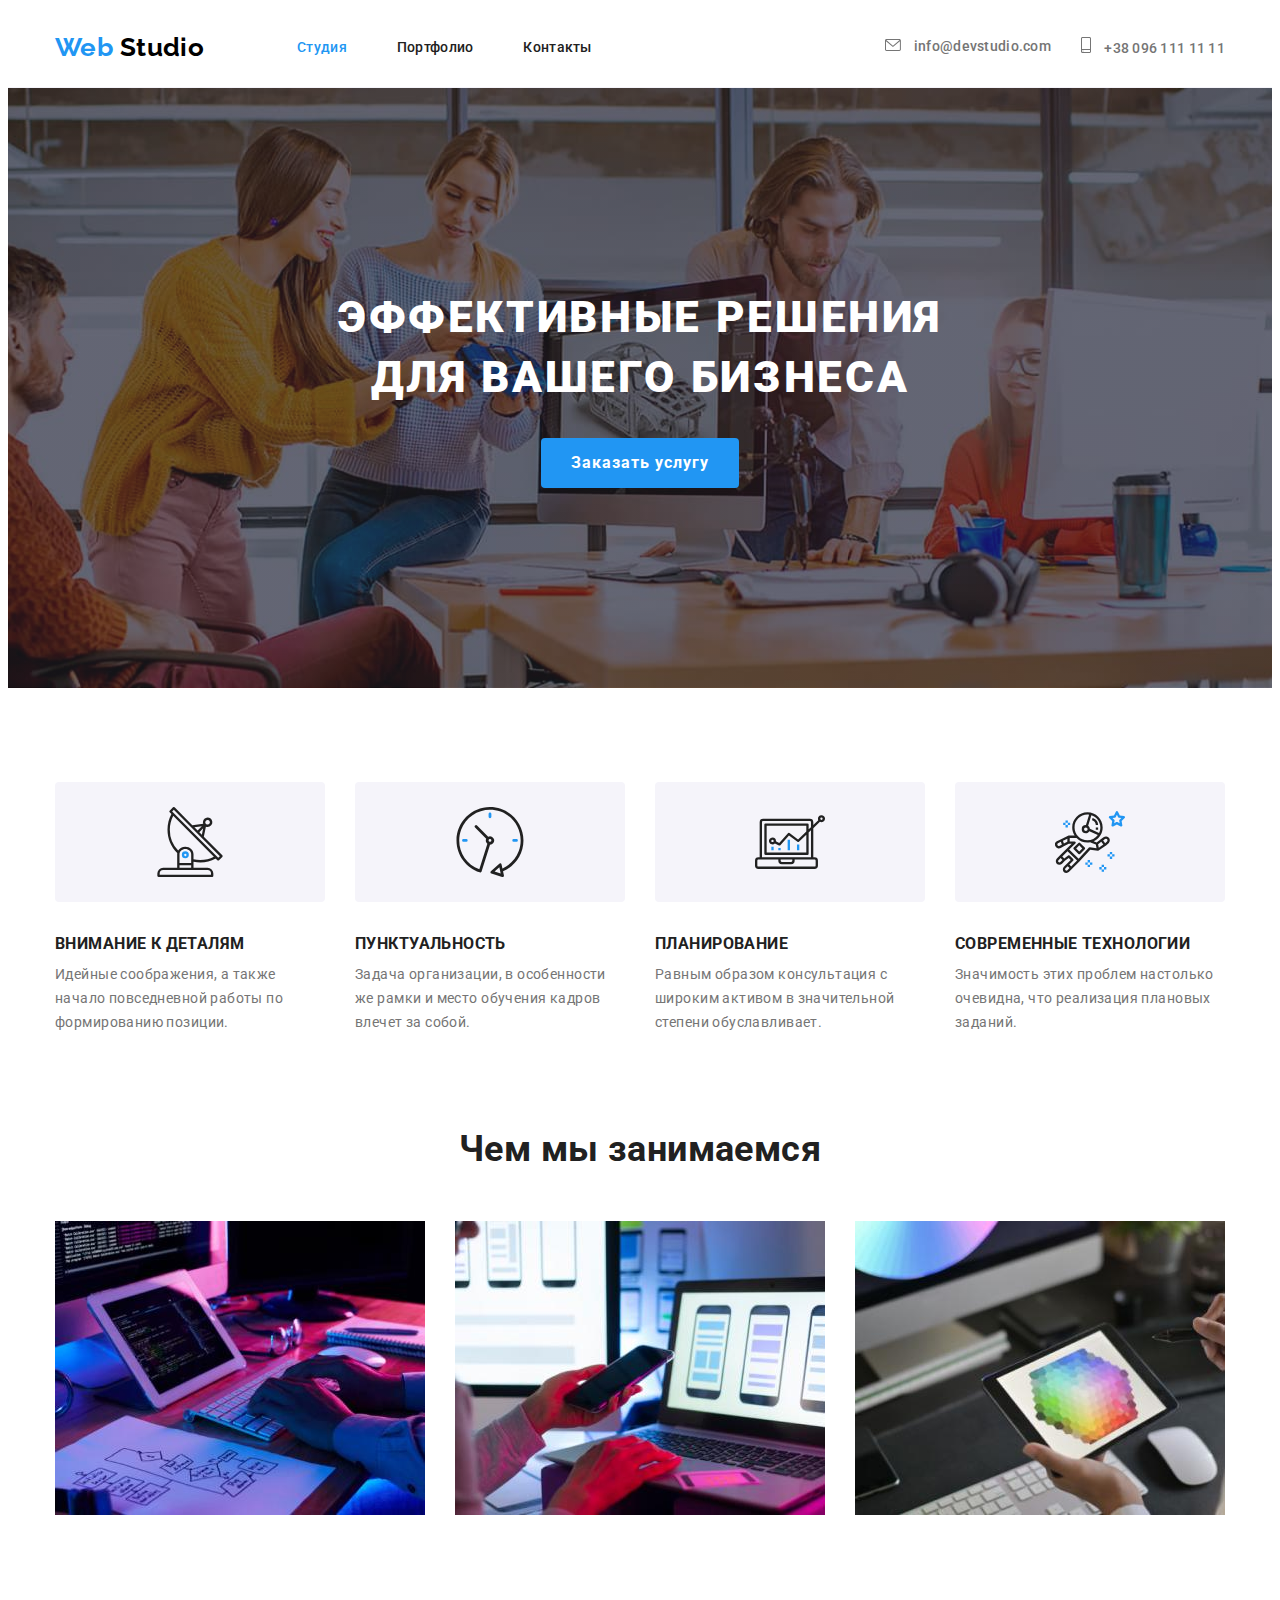
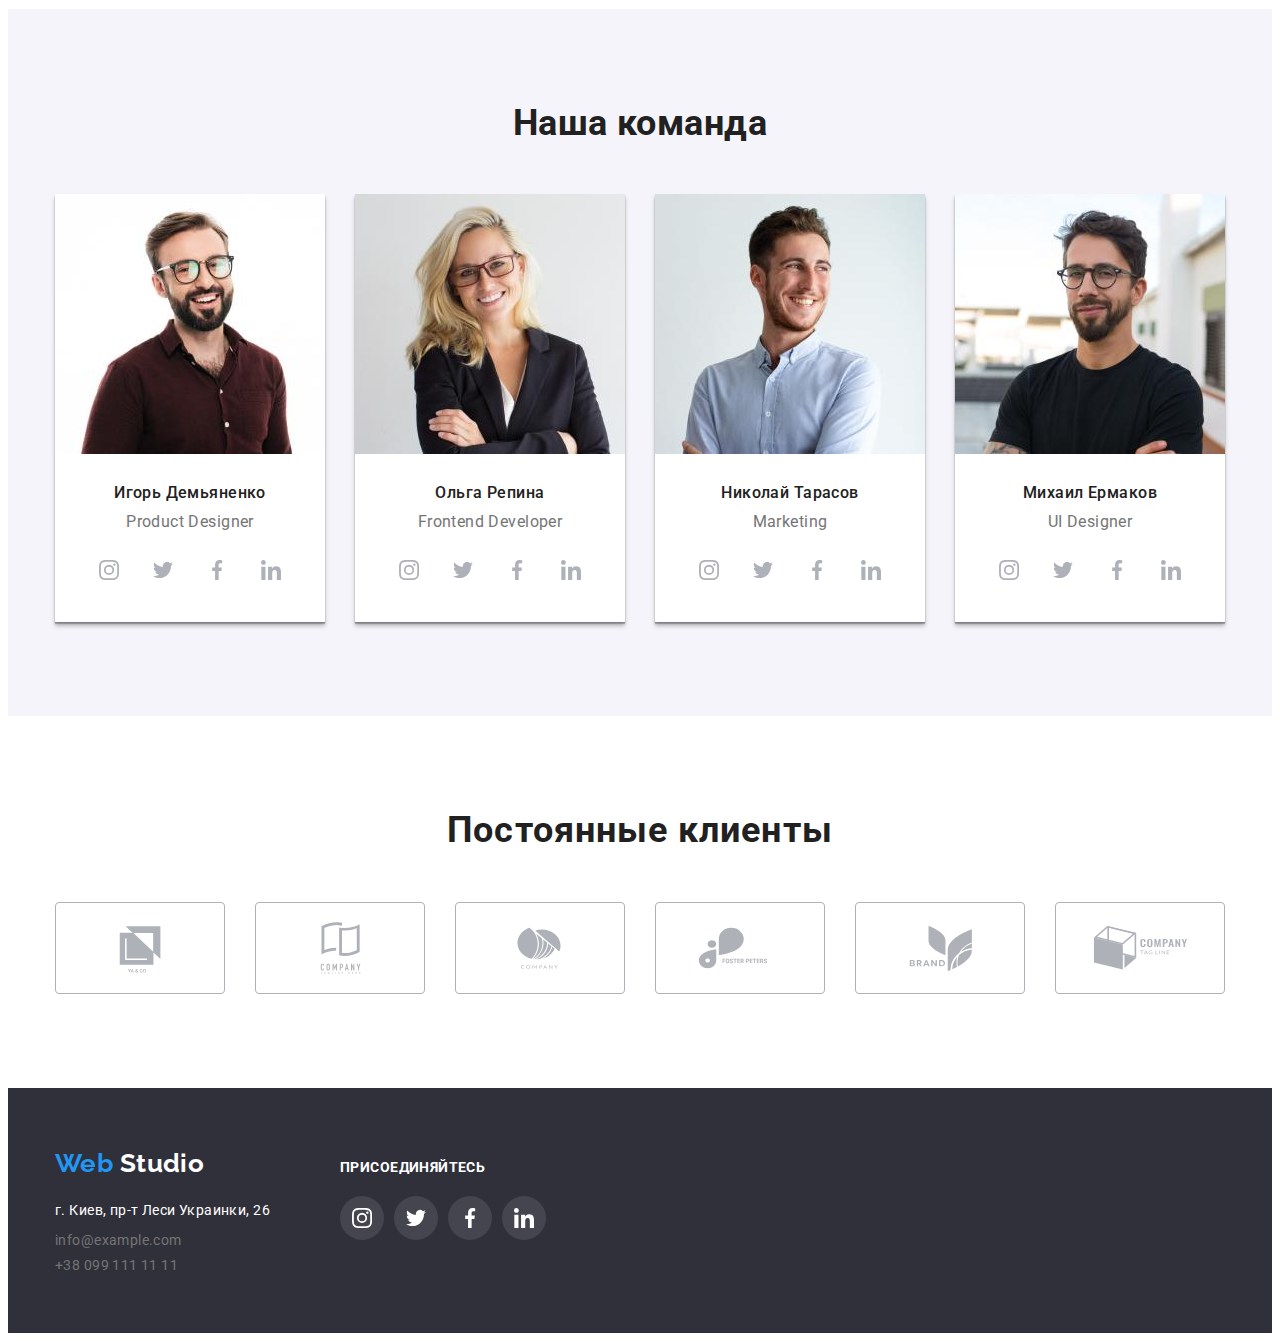
<file: index.html>
<!DOCTYPE html>
<html lang="ru">
	<head>
		<meta charset="UTF-8" />
		<meta http-equiv="X-UA-Compatible" content="IE=edge" />
		<meta name="viewport" content="width=device-width, initial-scale=1.0" />
		<title>Document</title>
		<link
			href="https://fonts.googleapis.com/css2?family=Raleway:wght@700&family=Roboto:wght@400;500;700;900&display=swap"
			rel="stylesheet"
		/>
		<link rel="stylesheet" href="https://github.com/sindresorhus/modern-normalize/blob/main/modern-normalize.css" />
		<link rel="stylesheet" href="./css/styles.css" />
	</head>

	<body>
		<!----- Хедер ----->
		<header class="header">
			<div class="container">
				<nav class="nav-container">
					<a class="logo logo-header" href="./index.html">
						Web
						<span>Studio</span>
					</a>
					<ul class="site-nav">
						<li class="item">
							<a class="link-nav current" href="./index.html">Студия</a>
						</li>
						<li class="item"><a href="./portfolio.html" class="link-nav">Портфолио</a></li>
						<li class="item"><a href="" class="link-nav">Контакты</a></li>
					</ul>
				</nav>

				<ul class="link">
					<li class="item">
						<a href="mailto:info@devstudio.com" class="address">
							<svg class="icons-header" width="16" height="12">
								<use href="images/sprite.svg#mail-icon"></use>
							</svg>
							info@devstudio.com
						</a>
					</li>
					<li class="item">
						<a href="tel:+380961111111" class="address">
							<svg class="icons-header" width="10" height="16">
								<use href="images/sprite.svg#phone-icon"></use>
							</svg>
							+38 096 111 11 11
						</a>
					</li>
				</ul>
			</div>
		</header>

		<main>
			<!----- Герой ----->
			<section class="hero section hero-bachroung">
				<div class="container">
					<h1 class="hero-title">
						Эффективные решения
						<br />
						для вашего бизнеса
					</h1>
					<button class="hero-button" type="button">Заказать услугу</button>
				</div>
			</section>

			<!----- Особенности ----->
			<section class="section peculiarities">
				<div class="container">
					<h2 class="visually-hidden">Наши преимущества</h2>
					<ul class="card-set">
						<li class="item">
							<svg class="icon-peculiarities" width="70" height="70">
								<use href="images/sprite.svg#antenna"></use>
							</svg>
							<h3 class="peculiarities-title">Внимание к деталям</h3>
							<p class="peculiarities-description">
								Идейные соображения, а также начало повседневной работы по формированию позиции.
							</p>
						</li>

						<li class="item">
							<svg class="icon-peculiarities" width="70" height="70"><use href="images/sprite.svg#clock"></use></svg>
							<h3 class="peculiarities-title">Пунктуальность</h3>
							<p class="peculiarities-description">
								Задача организации, в особенности же рамки и место обучения кадров влечет за собой.
							</p>
						</li>

						<li class="item">
							<svg class="icon-peculiarities" width="70" height="70"><use href="images/sprite.svg#diagram"></use></svg>
							<h3 class="peculiarities-title">Планирование</h3>
							<p class="peculiarities-description">
								Равным образом консультация с широким активом в значительной степени обуславливает.
							</p>
						</li>

						<li class="item">
							<svg class="icon-peculiarities" width="70" height="70">
								<use href="images/sprite.svg#astronaut"></use>
							</svg>
							<h3 class="peculiarities-title">Современные технологии</h3>
							<p class="peculiarities-description">
								Значимость этих проблем настолько очевидна, что реализация плановых заданий.
							</p>
						</li>
					</ul>
				</div>
			</section>

			<!----- Чем мы занимаемся ----->
			<section class="section our-work">
				<div class="container">
					<h2 class="title-work">Чем мы занимаемся</h2>
					<ul class="work-card">
						<li class="item"><img src="./images/box1.jpg" alt="написание кода" width="370" /></li>
						<li class="item">
							<img src="./images/box2.jpg" alt="разработка мобильных приложений" width="370" />
						</li>
						<li class="item"><img src="./images/box3.jpg" alt="дизайн" width="370" /></li>
					</ul>
				</div>
			</section>

			<!----- Наша команда ----->
			<section class="section our-team">
				<div class="container">
					<h2 class="title-team">Наша команда</h2>
					<ul class="team-card">
						<li class="item">
							<img src="./images/ighor-demyanenko.jpg" alt="Игорь Демьяненко" width="270" />
							<div class="text-team">
								<h3 class="name">Игорь Демьяненко</h3>
								<p class="position">Product Designer</p>
								<ul class="icon-list">
									<li class="icon-item">
										<a class="social-link-team" href="">
											<svg class="icon-team" width="20" height="20"><use href="images/sprite.svg#instagram"></use></svg>
										</a>
									</li>
									<li class="icon-item">
										<a class="social-link-team" href="">
											<svg class="icon-team" width="20" height="20"><use href="images/sprite.svg#twitter"></use></svg>
										</a>
									</li>
									<li class="icon-item">
										<a class="social-link-team" href="">
											<svg class="icon-team" width="20" height="20"><use href="images/sprite.svg#facebook"></use></svg>
										</a>
									</li>
									<li class="icon-item">
										<a class="social-link-team" href="">
											<svg class="icon-team" width="20" height="20"><use href="images/sprite.svg#linkedin"></use></svg>
										</a>
									</li>
								</ul>
							</div>
						</li>

						<li class="item">
							<img src="./images/olha-repina.jpg" alt="Ольга Репина" width="270" />
							<div class="text-team">
								<h3 class="name">Ольга Репина</h3>
								<p class="position">Frontend Developer</p>
								<ul class="icon-list">
									<li class="icon-item">
										<a class="social-link-team" href="">
											<svg class="icon-team" width="20" height="20"><use href="images/sprite.svg#instagram"></use></svg>
										</a>
									</li>
									<li class="icon-item">
										<a class="social-link-team" href="">
											<svg class="icon-team" width="20" height="20"><use href="images/sprite.svg#twitter"></use></svg>
										</a>
									</li>
									<li class="icon-item">
										<a class="social-link-team" href="">
											<svg class="icon-team" width="20" height="20"><use href="images/sprite.svg#facebook"></use></svg>
										</a>
									</li>
									<li class="icon-item">
										<a class="social-link-team" href="">
											<svg class="icon-team" width="20" height="20"><use href="images/sprite.svg#linkedin"></use></svg>
										</a>
									</li>
								</ul>
							</div>
						</li>

						<li class="item">
							<img src="./images/nikolai-tarasov.jpg" alt="Николай Тарасов" width="270" />
							<div class="text-team">
								<h3 class="name">Николай Тарасов</h3>
								<p class="position">Marketing</p>
								<ul class="icon-list">
									<li class="icon-item">
										<a class="social-link-team" href="">
											<svg class="icon-team" width="20" height="20"><use href="images/sprite.svg#instagram"></use></svg>
										</a>
									</li>
									<li class="icon-item">
										<a class="social-link-team" href="">
											<svg class="icon-team" width="20" height="20"><use href="images/sprite.svg#twitter"></use></svg>
										</a>
									</li>
									<li class="icon-item">
										<a class="social-link-team" href="">
											<svg class="icon-team" width="20" height="20"><use href="images/sprite.svg#facebook"></use></svg>
										</a>
									</li>
									<li class="icon-item">
										<a class="social-link-team" href="">
											<svg class="icon-team" width="20" height="20"><use href="images/sprite.svg#linkedin"></use></svg>
										</a>
									</li>
								</ul>
							</div>
						</li>

						<li class="item">
							<img src="./images/mihail-ermakov.jpg" alt="Михаил Ермаков" width="270" />
							<div class="text-team">
								<h3 class="name">Михаил Ермаков</h3>
								<p class="position">UI Designer</p>
								<ul class="icon-list">
									<li class="icon-item">
										<a class="social-link-team" href="">
											<svg class="icon-team" width="20" height="20"><use href="images/sprite.svg#instagram"></use></svg>
										</a>
									</li>
									<li class="icon-item">
										<a class="social-link-team" href="">
											<svg class="icon-team" width="20" height="20"><use href="images/sprite.svg#twitter"></use></svg>
										</a>
									</li>
									<li class="icon-item">
										<a class="social-link-team" href="">
											<svg class="icon-team" width="20" height="20"><use href="images/sprite.svg#facebook"></use></svg>
										</a>
									</li>
									<li class="icon-item">
										<a class="social-link-team" href="">
											<svg class="icon-team" width="20" height="20"><use href="images/sprite.svg#linkedin"></use></svg>
										</a>
									</li>
								</ul>
							</div>
						</li>
					</ul>
				</div>
			</section>
		</main>

		<!-- Постоянные клиенты -->

		<section class="section">
			<div class="container clients-container">
				<h2 class="title-clients">Постоянные клиенты</h2>
				<ul class="clients-list">
					<li class="clients-item">
						<a class="client-link" href="">
							<svg class="client-icon" width="106" height="60"><use href="images/sprite.svg#client-logo-1"></use></svg>
						</a>
					</li>
					<li class="clients-item">
						<a class="client-link" href="">
							<svg class="client-icon" width="106" height="60"><use href="images/sprite.svg#client-logo-2"></use></svg>
						</a>
					</li>
					<li class="clients-item">
						<a class="client-link" href="">
							<svg class="client-icon" width="106" height="60"><use href="images/sprite.svg#client-logo-3"></use></svg>
						</a>
					</li>
					<li class="clients-item">
						<a class="client-link" href="">
							<svg class="client-icon" width="106" height="60"><use href="images/sprite.svg#client-logo-4"></use></svg>
						</a>
					</li>
					<li class="clients-item">
						<a class="client-link" href="">
							<svg class="client-icon" width="106" height="60"><use href="images/sprite.svg#client-logo-5"></use></svg>
						</a>
					</li>
					<li class="clients-item">
						<a class="client-link" href="">
							<svg class="client-icon" width="106" height="60"><use href="images/sprite.svg#client-logo-6"></use></svg>
						</a>
					</li>
				</ul>
			</div>
		</section>

		<!----- Футер ----->
		<footer class="footer">
			<div class="container footer-container">
				<div class="address-block">
					<a class="logo-footer" href="./index.html">
						Web
						<span>Studio</span>
					</a>
					<address>
						<ul class="footer-address">
							<li class="link-footer">
								<a
									href="https://www.google.com.ua/maps/place/%D0%B1%D1%83%D0%BB.+%D0%9B%D0%B5%D1%81%D0%B8+%D0%A3%D0%BA%D1%80%D0%B0%D0%B8%D0%BD%D0%BA%D0%B8,+26,+%D0%9A%D0%B8%D0%B5%D0%B2,+02000/@50.4265294,30.5389544,17z/data=!4m13!1m7!3m6!1s0x40d4cf0e033ecbe9:0x57a4dffefec77da0!2z0LHRg9C7LiDQm9C10YHQuCDQo9C60YDQsNC40L3QutC4LCAyNiwg0JrQuNC10LIsIDAyMDAw!3b1!8m2!3d50.4265807!4d30.5383859!3m4!1s0x40d4cf0e033ecbe9:0x57a4dffefec77da0!8m2!3d50.4265807!4d30.5383859?hl=ru&authuser=0"
									class="address-link"
								>
									г. Киев, пр-т Леси Украинки, 26
								</a>
							</li>
							<li class="link-footer">
								<a href="mailto:info@example.com" class="address">info@example.com</a>
							</li>
							<li class="link-footer">
								<a href="tel:+380991111111" class="address">+38 099 111 11 11</a>
							</li>
						</ul>
					</address>
				</div>
				<div class="social-block">
					<p class="subscribe-text">присоединяйтесь</p>
					<ul class="social-list">
						<li class="social-item">
							<a class="social-link" href="">
								<svg class="social-icon" width="20" height="20"><use href="images/sprite.svg#instagram"></use></svg>
							</a>
						</li>
						<li class="social-item">
							<a class="social-link" href="">
								<svg class="social-icon" width="20" height="20"><use href="images/sprite.svg#twitter"></use></svg>
							</a>
						</li>
						<li class="social-item">
							<a class="social-link" href="">
								<svg class="social-icon" width="20" height="20"><use href="images/sprite.svg#facebook"></use></svg>
							</a>
						</li>
						<li class="social-item">
							<a class="social-link" href="">
								<svg class="social-icon" width="20" height="20"><use href="images/sprite.svg#linkedin"></use></svg>
							</a>
						</li>
					</ul>
				</div>
			</div>
		</footer>
	</body>
</html>
</file>
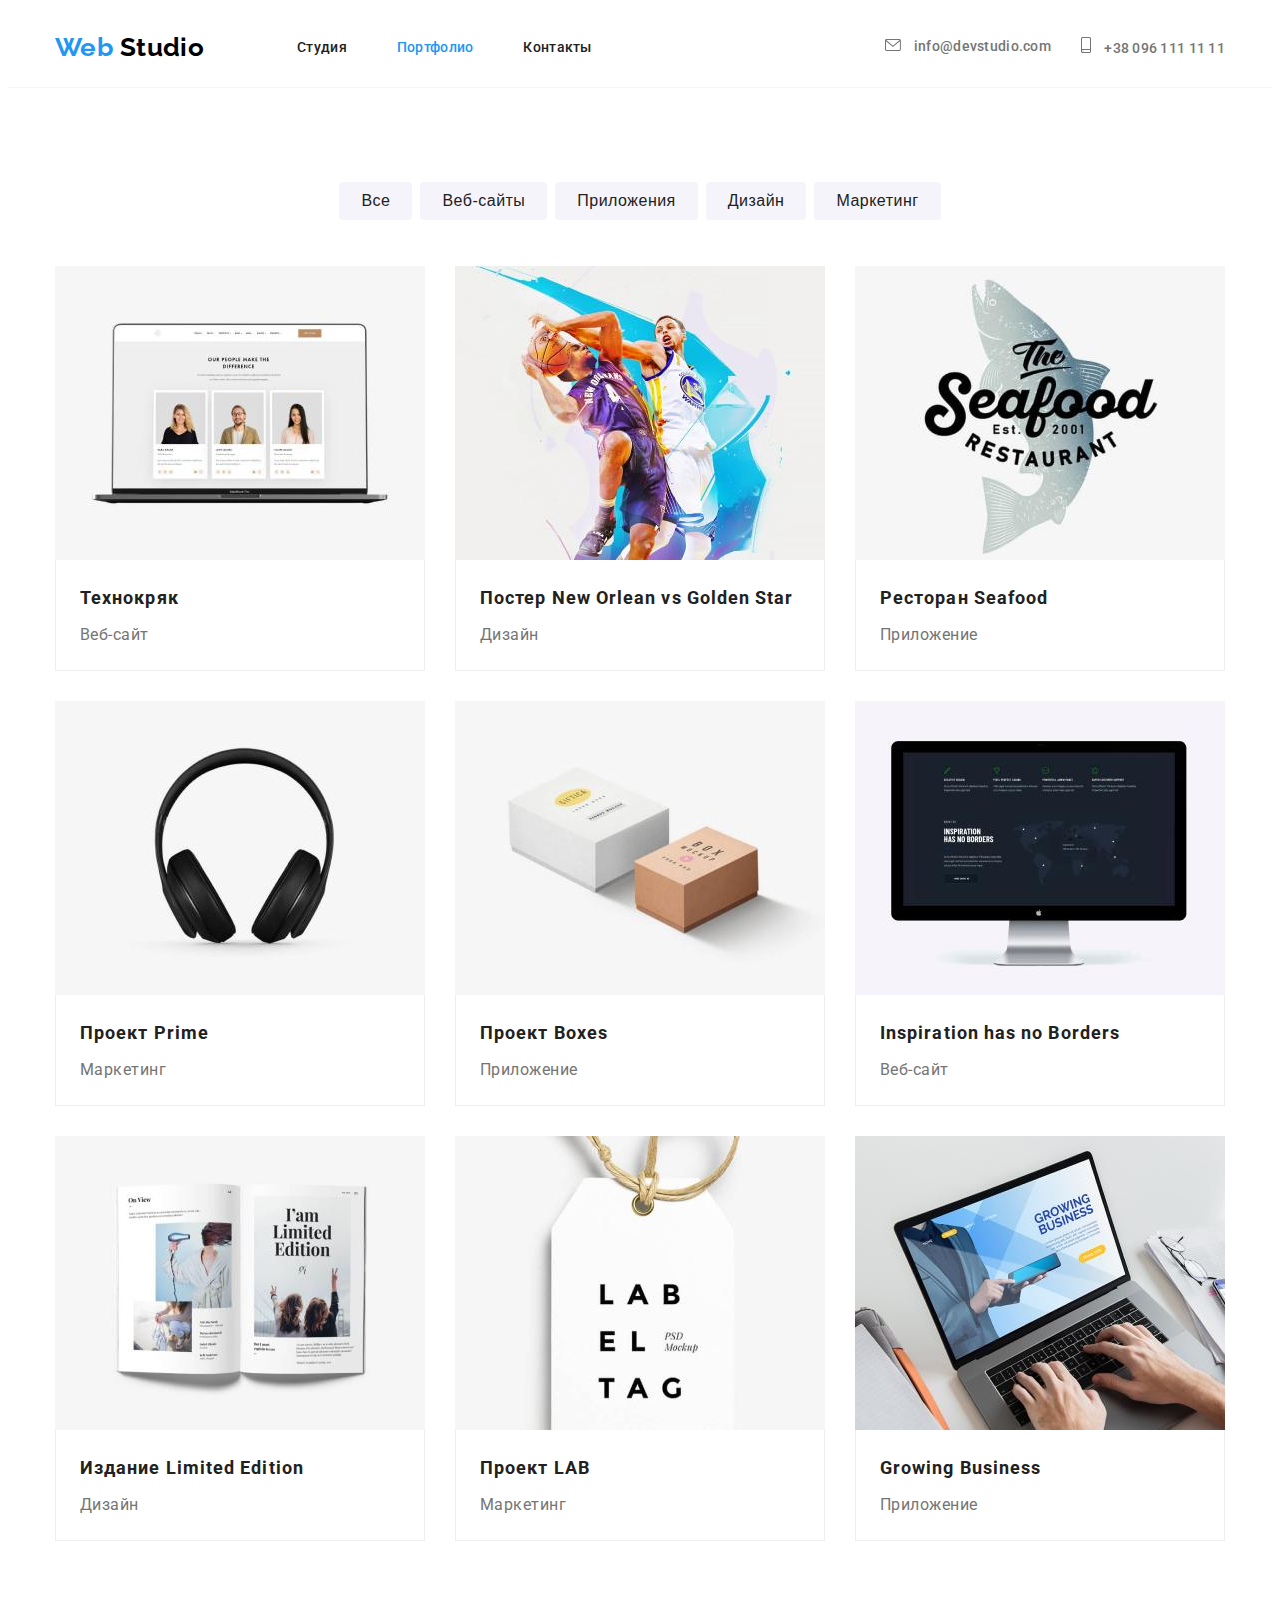
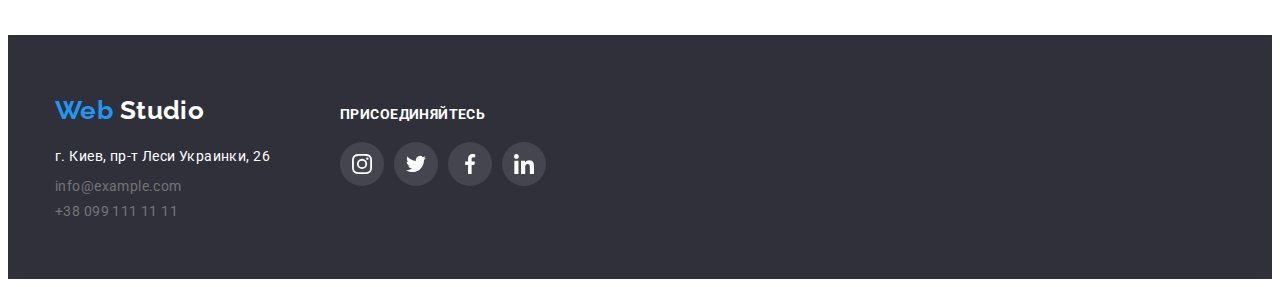
<file: portfolio.html>
<!DOCTYPE html>
<html lang="ru">
	<head>
		<meta charset="UTF-8" />
		<meta http-equiv="X-UA-Compatible" content="IE=edge" />
		<meta name="viewport" content="width=device-width, initial-scale=1.0" />
		<title>Document</title>
		<link
			href="https://fonts.googleapis.com/css2?family=Raleway:wght@700&family=Roboto:wght@400;500;700;900&display=swap"
			rel="stylesheet"
		/>
		<link rel="stylesheet" href="https://github.com/sindresorhus/modern-normalize/blob/main/modern-normalize.css" />
		<link rel="stylesheet" href="./css/styles.css" />
	</head>

	<body>
		<!----- Хедер ----->
		<header class="header">
			<div class="container">
				<nav class="nav-container">
					<a class="logo logo-header" href="./index.html">
						Web
						<span>Studio</span>
					</a>
					<ul class="site-nav">
						<li class="item">
							<a class="link-nav" href="./index.html">Студия</a>
						</li>
						<li class="item"><a href="./portfolio.html" class="link-nav current">Портфолио</a></li>
						<li class="item"><a href="" class="link-nav">Контакты</a></li>
					</ul>
				</nav>

				<ul class="link">
					<li class="item">
						<a href="mailto:info@devstudio.com" class="address">
							<svg class="icons-header" width="16" height="12">
								<use href="images/sprite.svg#mail-icon"></use>
							</svg>
							info@devstudio.com
						</a>
					</li>
					<li class="item">
						<a href="tel:+380961111111" class="address">
							<svg class="icons-header" width="10" height="16">
								<use href="images/sprite.svg#phone-icon"></use>
							</svg>
							+38 096 111 11 11
						</a>
					</li>
				</ul>
			</div>
		</header>

		<main>
			<!----- Тело ----->
			<section class="section project-buttons">
				<div class="container">
					<!----- Фильтр ----->
					<h1 class="visually-hidden">Проекты</h1>
					<div class="buttons-container">
						<ul class="buttons-list">
							<li class="buttons-item"><button type="button" class="button">Все</button></li>
							<li class="buttons-item"><button type="button" class="button">Веб-сайты</button></li>
							<li class="buttons-item"><button type="button" class="button">Приложения</button></li>
							<li class="buttons-item"><button type="button" class="button">Дизайн</button></li>
							<li class="buttons-item"><button type="button" class="button">Маркетинг</button></li>
						</ul>
					</div>

					<!----- Проекты ----->
					<ul class="project-list">
						<li class="project-item">
							<a class="project-link" href="">
								<img src="./images/technokryak.jpg" alt="ноутбук" width="370" />
								<div class="object-text">
									<h2 class="title">Технокряк</h2>
									<p class="meaning">Веб-сайт</p>
								</div>
							</a>
						</li>

						<li class="project-item">
							<a class="project-link" href="">
								<img src="./images/poster.jpg" alt="баскетболисты" width="370" />
								<div class="object-text">
									<h2 class="title">Постер New Orlean vs Golden Star</h2>
									<p class="meaning">Дизайн</p>
								</div>
							</a>
						</li>

						<li class="project-item">
							<a class="project-link" href="">
								<img src="./images/restorant-seafood.jpg" alt="логотип Seafood" width="370" />
								<div class="object-text">
									<h2 class="title">Ресторан Seafood</h2>
									<p class="meaning">Приложение</p>
								</div>
							</a>
						</li>

						<li class="project-item">
							<a class="project-link" href="">
								<img src="./images/project-prime.jpg" alt="наушники" width="370" />
								<div class="object-text">
									<h2 class="title">Проект Prime</h2>
									<p class="meaning">Маркетинг</p>
								</div>
							</a>
						</li>

						<li class="project-item">
							<a class="project-link" href="">
								<img src="./images/project-boxes.jpg" alt="две коробочки" width="370" />
								<div class="object-text">
									<h2 class="title">Проект Boxes</h2>
									<p class="meaning">Приложение</p>
								</div>
							</a>
						</li>

						<li class="project-item">
							<a class="project-link" href="">
								<img src="./images/inspiration-has-no-borders.jpg" alt="iMac" width="370" />
								<div class="object-text">
									<h2 class="title">Inspiration has no Borders</h2>
									<p class="meaning">Веб-сайт</p>
								</div>
							</a>
						</li>

						<li class="project-item">
							<a class="project-link" href="">
								<img src="./images/limited-edition.jpg" alt="книжка" width="370" />
								<div class="object-text">
									<h2 class="title">Издание Limited Edition</h2>
									<p class="meaning">Дизайн</p>
								</div>
							</a>
						</li>

						<li class="project-item">
							<a class="project-link" href="">
								<img src="./images/project-lab.jpg" alt="бирка на шнурке" width="370" />
								<div class="object-text">
									<h2 class="title">Проект LAB</h2>
									<p class="meaning">Маркетинг</p>
								</div>
							</a>
						</li>

						<li class="project-item">
							<a class="project-link" href="">
								<img src="./images/growing-business.jpg" alt="работа на ноутбуке" width="370" />
								<div class="object-text">
									<h2 class="title">Growing Business</h2>
									<p class="meaning">Приложение</p>
								</div>
							</a>
						</li>
					</ul>
				</div>
			</section>
		</main>

		<!----- Футер ----->
		<footer class="footer">
			<div class="container footer-container">
				<div class="address-block">
					<a class="logo-footer" href="./index.html">
						Web
						<span>Studio</span>
					</a>
					<address>
						<ul class="footer-address">
							<li class="link-footer">
								<a
									href="https://www.google.com.ua/maps/place/%D0%B1%D1%83%D0%BB.+%D0%9B%D0%B5%D1%81%D0%B8+%D0%A3%D0%BA%D1%80%D0%B0%D0%B8%D0%BD%D0%BA%D0%B8,+26,+%D0%9A%D0%B8%D0%B5%D0%B2,+02000/@50.4265294,30.5389544,17z/data=!4m13!1m7!3m6!1s0x40d4cf0e033ecbe9:0x57a4dffefec77da0!2z0LHRg9C7LiDQm9C10YHQuCDQo9C60YDQsNC40L3QutC4LCAyNiwg0JrQuNC10LIsIDAyMDAw!3b1!8m2!3d50.4265807!4d30.5383859!3m4!1s0x40d4cf0e033ecbe9:0x57a4dffefec77da0!8m2!3d50.4265807!4d30.5383859?hl=ru&authuser=0"
									class="address-link"
								>
									г. Киев, пр-т Леси Украинки, 26
								</a>
							</li>
							<li class="link-footer">
								<a href="mailto:info@example.com" class="address">info@example.com</a>
							</li>
							<li class="link-footer">
								<a href="tel:+380991111111" class="address">+38 099 111 11 11</a>
							</li>
						</ul>
					</address>
				</div>
				<div class="social-block">
					<p class="subscribe-text">присоединяйтесь</p>
					<ul class="social-list">
						<li class="social-item">
							<a class="social-link" href="">
								<svg class="social-icon" width="20" height="20"><use href="images/sprite.svg#instagram"></use></svg>
							</a>
						</li>
						<li class="social-item">
							<a class="social-link" href="">
								<svg class="social-icon" width="20" height="20"><use href="images/sprite.svg#twitter"></use></svg>
							</a>
						</li>
						<li class="social-item">
							<a class="social-link" href="">
								<svg class="social-icon" width="20" height="20"><use href="images/sprite.svg#facebook"></use></svg>
							</a>
						</li>
						<li class="social-item">
							<a class="social-link" href="">
								<svg class="social-icon" width="20" height="20"><use href="images/sprite.svg#linkedin"></use></svg>
							</a>
						</li>
					</ul>
				</div>
			</div>
		</footer>
	</body>
</html>
</file>
<file: css/styles.css>
/* Prymery background color #e5e5e5 */
/* secondary background color #F5F4FA */
/* Titltle color #212121*/
/* Secondary color #757575 */
/* acсent color #2196F3 */
/* color white #ffffff */

:root {
	--background-color: #ffffff;
	--secondary-background-color: #f5f4fa;
	--background-footer-color: #2f303a;
	--title-color: #212121;
	--secondary-text-color: #757575;
	--accent-color: #2196f3;
	--black-logo-color: #000000;
	--border-portfolio-color: #eeeeee;
	--border-client-color: #afb1b8;
	--icon-color: #afb1b8;
	--icon-bacground-color: #44454e;
}

body {
	background-color: var(--background-color);
	color: var(--title-color);
	font-family: Roboto, sans-serif;
	font-size: 14px;
	letter-spacing: 0.03em;
}

ul {
	list-style: none;
	padding-left: 0;
	margin: 0;
}
a {
	text-decoration: none;
}
img {
	display: block;
	max-width: 100%;
	height: auto;
}

h1,
h2,
h3,
h4,
h5,
h6,
p {
	margin: 0;
}
.visually-hidden {
	position: absolute;
	white-space: nowrap;
	width: 1px;
	height: 1px;
	overflow: hidden;
	border: 0;
	padding: 0;
	clip: rect(0 0 0 0);
	clip-path: inset(50%);
	margin: -1px;
}

.container {
	box-sizing: border-box;
	width: 1200px;
	padding-left: 15px;
	padding-right: 15px;

	margin-right: auto;
	margin-left: auto;
}
.section {
	padding-top: 94px;
	padding-bottom: 94px;
}

/* ---------- Хедер ---------- */
.header {
	background-color: var(--background-color);
	border-bottom: 1px solid var(--secondary-background-color);
}
.header .container {
	display: flex;
	align-items: center;
}
.nav-container {
	display: flex;
}

/* ---------- Лого ---------- */
.logo,
.logo-footer {
	color: var(--accent-color);
	font-family: Raleway;
	font-style: normal;
	font-weight: bold;
	font-size: 26px;
	line-height: 1.19;
}
.logo-header {
	display: block;
	margin-top: 24px;
	margin-bottom: 24px;
}
.logo span {
	color: var(--black-logo-color);
}

/* ---------- Ссылки ---------- */
.site-nav {
	display: flex;
	align-items: center;
	margin-left: 93px;
}

/* Алтернативный вариант: .site-nav .item + .item { 
  margin-left 50px}
  применится margin-left
  только к тем, у кого есть сосед сверху в списке
  */

/* Применяется ко всему списку кроме последнего */
.site-nav .item:not(:last-child) {
	margin-right: 50px;
}
.site-nav .link-nav {
	color: var(--title-color);
	font-weight: 500;
	font-size: 14px;
	line-height: 1.14;
	letter-spacing: 0.02em;
}
.site-nav .link-nav:hover,
.site-nav .link-nav:focus {
	color: var(--accent-color);
}

.site-nav .current {
	color: var(--accent-color);
}

/* ---------- Контакты ---------- */
.link {
	display: flex;
	padding-left: 0px;
	margin-left: auto;
	align-items: center;
}
.link .item + .item {
	margin-left: 30px;
}

.link .address {
	display: block;
	color: var(--secondary-text-color);
	font-weight: 500;
	font-size: 14px;
	line-height: 1.14;
	letter-spacing: 0.02em;
}
.link .address:hover,
.link .address:focus {
	color: var(--accent-color);
}
.link .item {
	display: flex;
}
.icons-header {
	margin-right: 10px;
	fill: currentColor;
}
.icons-header:hover,
.icons-header:focus {
	fill: var(--accent-color);
}
/* ---------- СТУДИЯ ---------- */

/* ---------- Герой ---------- */
.hero {
	background-color: var(--background-footer-color);
	padding-top: 200px;
	padding-bottom: 200px;
	background-image: linear-gradient(to right, rgba(47, 48, 58, 0.4), rgba(47, 48, 58, 0.4)), url(../images/hero-img.jpg);
	max-width: 1600px;
	margin: 0 auto 0 auto;
	background-position: center;
	background-size: cover;
}

.hero-title {
	display: block;
	margin: 0;

	color: var(--background-color);
	font-weight: 900;
	font-size: 44px;
	line-height: 1.36;
	text-align: center;
	letter-spacing: 0.06em;
	text-transform: uppercase;
}

/* ---------- Кнопка героя ---------- */
.hero .hero-button {
	display: block;
	border: 0;
	border-radius: 4px;
	padding: 10px 30px;
	margin-top: 30px;
	margin-left: auto;
	margin-right: auto;

	background-color: var(--accent-color);
	color: var(--background-color);
	font-family: Roboto;
	font-weight: bold;
	font-size: 16px;
	line-height: 1.87;
	align-items: center;
	text-align: center;
	letter-spacing: 0.06em;
	cursor: pointer;
}

/* ---------- Особенности ---------- */
.peculiarities {
	padding-bottom: 0;
}
.peculiarities .container {
	display: flex;
	flex-wrap: wrap;
	justify-content: center;
}
.hidden-title {
	margin-left: auto;
	margin-right: auto;
}
.container .card-set {
	display: flex;
	margin: 0 15px;
}
.peculiarities .item:not(:last-child) {
	margin-right: 30px;
}

.peculiarities .peculiarities-title {
	color: var(--title-color);
	font-weight: bold;
	line-height: 1.14;
	text-transform: uppercase;
	margin-top: 30px;
}
.peculiarities .peculiarities-description {
	margin-top: 10px;

	color: var(--secondary-text-color);
	line-height: 1.71;
}
.icon-peculiarities {
	padding: 25px 100px;
	border-radius: 4px;
	background-color: var(--secondary-background-color);
}

/* ---------- Чем мы занимаемся ---------- */
.our-work .container {
	display: flex;
	flex-wrap: wrap;
}
.container .work-card {
	display: flex;
}
.title-work {
	margin-left: auto;
	margin-right: auto;
}
.work-card .item {
	margin-top: 50px;
}
.work-card .item:not(:last-child) {
	margin-right: 30px;
}
.our-work .title-work,
.our-team .title-team {
	color: var(--title-color);
	font-weight: bold;
	font-size: 36px;
	line-height: 1.16;
	text-align: center;
}

/* ---------- Наша команда ---------- */
.our-team {
	background-color: var(--secondary-background-color);
}

.our-team .container {
	display: flex;
	flex-wrap: wrap;
}
.container .title-team {
	margin-left: auto;
	margin-right: auto;
}
.container .team-card {
	display: flex;
	margin-top: 50px;
}
.team-card .item:not(:last-child) {
	margin-right: 30px;
}
.team-card .item {
	box-shadow: 0px 2px 1px 0px rgba(0, 0, 0, 0.2), 0px 1px 1px 0px rgba(0, 0, 0, 0.14),
		0px 4px 4px 0px rgba(0, 0, 0, 0.25);
}
.text-team {
	padding-top: 30px;
	padding-bottom: 30px;
	border-radius: 0 0 4px 4px;
	background-color: var(--background-color);
}
.our-team .name {
	color: var(--title-color);
	font-weight: 500;
	font-size: 16px;
	line-height: 1.18;
	text-align: center;
}
.our-team .position {
	margin-top: 10px;

	color: var(--secondary-text-color);
	font-size: 16px;
	line-height: 1.18;
	text-align: center;
}
.icon-list {
	display: flex;
	margin: 16px 32px 0 32px;
}
.social-link-team {
	fill: var(--icon-color);
	display: block;
	box-sizing: border-box;
	background-color: var(--background-color);
	width: 44px;
	height: 44px;
	padding: 12px;
	border-radius: 50%;
}

.icon-item:not(:last-child) {
	margin-right: 10px;
}
.social-link-team:hover,
.social-link-team:focus {
	background-color: var(--accent-color);
	fill: var(--background-color);
}

/* ---------- Постоянные клиенты ---------- */

.title-clients {
	margin-bottom: 50px;
	font-family: Roboto;
	font-style: normal;
	font-weight: bold;
	font-size: 36px;
	line-height: 1.16;
	text-align: center;
	letter-spacing: 0.03em;
}
.clients-list {
	display: flex;
	justify-content: space-between;
}
.clients-item:not(:last-child) {
	margin-right: 30px;
}
.client-link {
	fill: var(--icon-color);
	display: block;
	box-sizing: border-box;
	width: 170px;
	height: 92px;
	padding: 16px 32px;
	align-items: center;
	border-radius: 4px;
	border: 1px solid var(--border-client-color);
}
.client-link:hover,
.client-link:focus {
	border-color: var(--accent-color);
	fill: var(--accent-color);
}

/* ---------- ПОРТФОЛИО ---------- */

/* ---------- Фильтр ---------- */
.project-buttons .container {
	display: flex;
	flex-wrap: wrap;
}

.buttons-container .buttons-list {
	display: flex;
	justify-content: center;
}
.buttons-container {
	padding-bottom: 16px;
	margin-left: auto;
	margin-right: auto;
}

.buttons-list .buttons-item:not(:last-child) {
	margin-right: 8px;
}
.buttons-list .button {
	display: block;
	border: 0;
	border-radius: 4px;
	padding: 6px 22px;

	color: var(--title-color);
	background-color: var(--secondary-background-color);
	font-weight: 500;
	font-size: 16px;
	line-height: 1.62;
	text-align: center;
	letter-spacing: 0.03em;
	cursor: pointer;
}
.buttons-list .button:hover,
.buttons-list .button:focus {
	background-color: var(--accent-color);
	color: var(--background-color);
	box-shadow: 0px 2px 2px 0px rgba(0, 0, 0, 0.12), 0px 1px 2px 0px rgba(0, 0, 0, 0.08),
		0px 3px 1px 0px rgba(0, 0, 0, 0.1);
}

/*---------- Проекты ---------- */
.container .project-list {
	display: flex;
	flex-wrap: wrap;

	margin-right: -30px;
}

.project-list .project-item {
	margin-right: 30px;
	margin-top: 30px;
	flex-basis: calc(100% / 3 - 30px);
}
.project-link {
	display: block;
}
.project-link:hover,
.project-link:focus {
	box-shadow: 1px 4px 6px 0px rgba(0, 0, 0, 0.16), 0px 4px 4px 0px rgba(0, 0, 0, 0.06),
		0px 1px 1px 0px rgba(0, 0, 0, 0.12);
}
.object-text {
	border-left: 1px solid var(--border-portfolio-color);
	border-bottom: 1px solid var(--border-portfolio-color);
	border-right: 1px solid var(--border-portfolio-color);
	padding: 20px 24px;
}

.project-list .title {
	color: var(--title-color);
	font-weight: bold;
	font-size: 18px;
	line-height: 2;
	letter-spacing: 0.06em;
}

.project-list .meaning {
	margin-top: 4px;

	color: var(--secondary-text-color);
	font-size: 16px;
	line-height: 1.87;
	letter-spacing: 0.03em;
}

/* ---------- Футер ---------- */
footer {
	padding-top: 60px;
	padding-bottom: 60px;
	background-color: var(--background-footer-color);
}
.footer-container {
	display: flex;
}
.logo-footer {
	display: block;
}
.footer-address {
	margin-top: 20px;
	margin-right: 70px;
}
.footer-address .link-footer:not(:first-child) {
	margin-top: 9px;
}

.logo-footer span {
	color: var(--background-color);
}
.address-link {
	color: var(--background-color);
	font-style: normal;
	line-height: 1.71;
}
.address-link:hover,
.address-link:focus {
	color: var(--accent-color);
}
.footer .address {
	color: var(--secondary-text-color);
	font-style: normal;
	line-height: 1.71px;
}
.footer .address:hover,
.footer .address:focus {
	color: var(--accent-color);
}

.subscribe-text {
	padding-top: 12px;
	color: var(--background-color);
	font-family: Roboto;
	font-style: normal;
	font-weight: bold;
	font-size: 14px;
	line-height: 1.14;
	letter-spacing: 0.03em;
	text-transform: uppercase;
}
.social-list {
	display: flex;
	margin-top: 20px;
}
.social-link {
	display: block;
	box-sizing: border-box;
	background-color: var(--icon-bacground-color);
	width: 44px;
	height: 44px;
	padding: 12px;
	border-radius: 50%;
}

.social-icon {
	fill: var(--background-color);
}
.social-item:not(:last-child) {
	margin-right: 10px;
}
.social-link:hover,
.social-link:focus {
	background-color: var(--accent-color);
}
</file>
